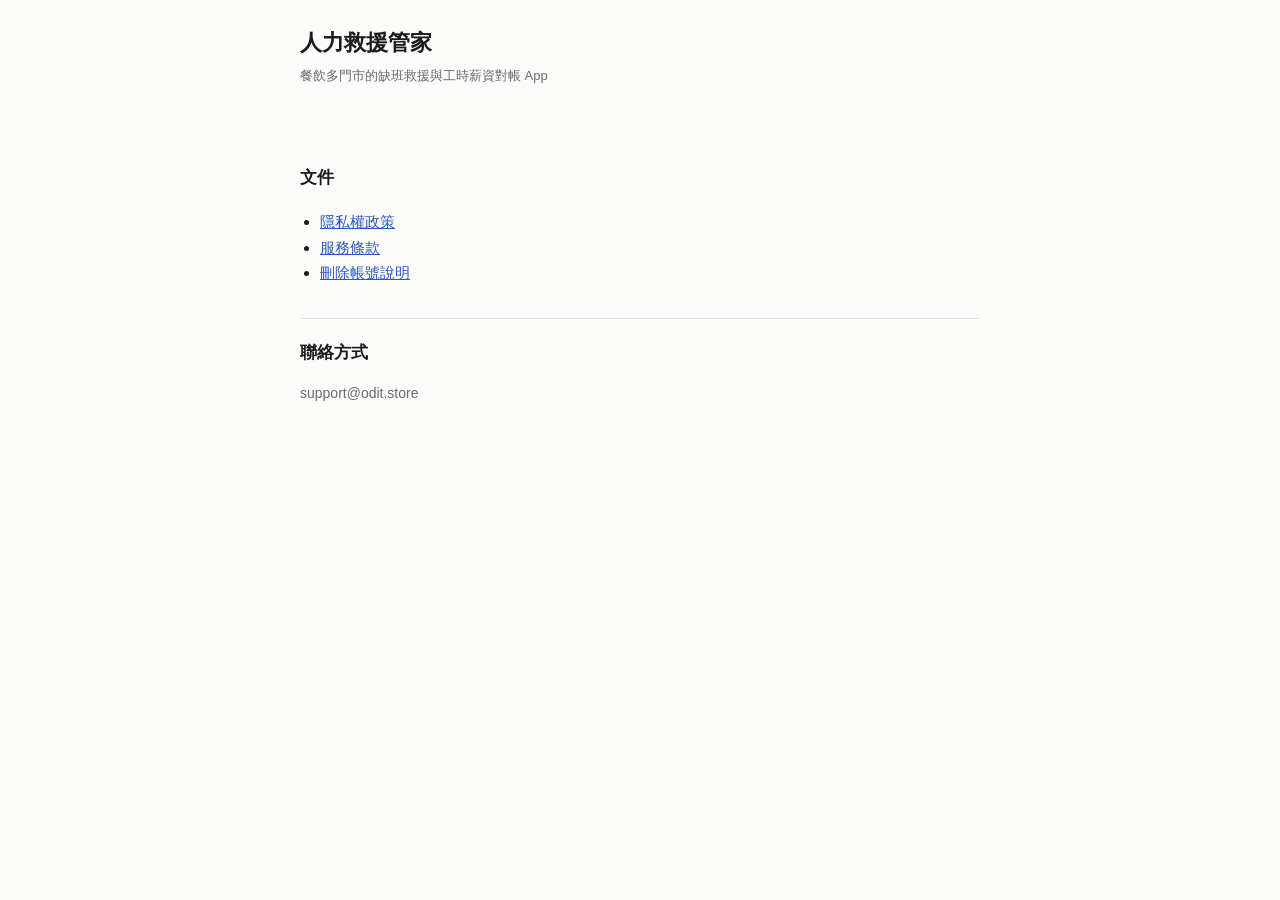
<file: index.html>
<!doctype html>
<html lang="zh-Hant-TW">
<head>
  <meta charset="utf-8">
  <meta name="viewport" content="width=device-width, initial-scale=1">
  <title>人力救援管家 — 法律資訊</title>
  <link rel="stylesheet" href="style.css">
</head>
<body>
  <header>
    <h1>人力救援管家</h1>
    <p class="updated">餐飲多門市的缺班救援與工時薪資對帳 App</p>
  </header>
  <main>
    <h2>文件</h2>
    <ul>
      <li><a href="privacy.html">隱私權政策</a></li>
      <li><a href="terms.html">服務條款</a></li>
      <li><a href="delete-account.html">刪除帳號說明</a></li>
    </ul>
    <h2>聯絡方式</h2>
    <p class="contact">support@odit.store</p>
  </main>
</body>
</html>
</file>
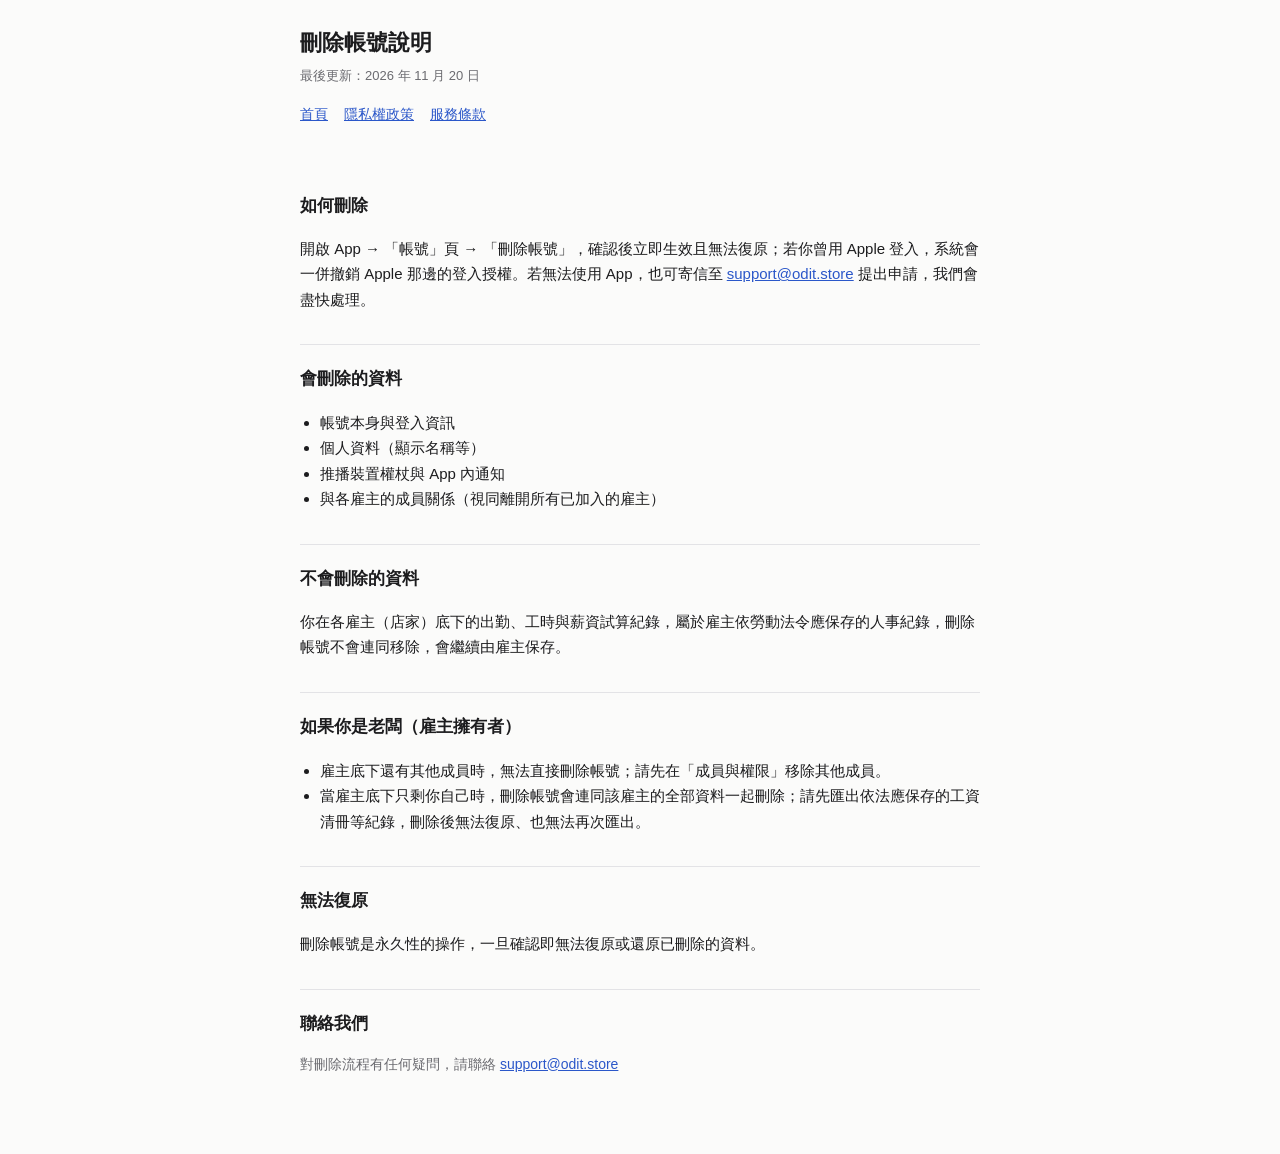
<file: delete-account.html>
<!doctype html>
<html lang="zh-Hant-TW">
<head>
  <meta charset="utf-8">
  <meta name="viewport" content="width=device-width, initial-scale=1">
  <title>刪除帳號說明 — 人力救援管家</title>
  <link rel="stylesheet" href="style.css">
</head>
<body>
  <header>
    <h1>刪除帳號說明</h1>
    <p class="updated">最後更新：2026 年 11 月 20 日</p>
    <nav><a href="index.html">首頁</a><a href="privacy.html">隱私權政策</a><a href="terms.html">服務條款</a></nav>
  </header>
  <main>
    <h2>如何刪除</h2>
    <p>開啟 App → 「帳號」頁 → 「刪除帳號」，確認後立即生效且無法復原；若你曾用 Apple 登入，系統會一併撤銷 Apple 那邊的登入授權。若無法使用 App，也可寄信至 <a href="mailto:support@odit.store">support@odit.store</a> 提出申請，我們會盡快處理。</p>

    <h2>會刪除的資料</h2>
    <ul>
      <li>帳號本身與登入資訊</li>
      <li>個人資料（顯示名稱等）</li>
      <li>推播裝置權杖與 App 內通知</li>
      <li>與各雇主的成員關係（視同離開所有已加入的雇主）</li>
    </ul>

    <h2>不會刪除的資料</h2>
    <p>你在各雇主（店家）底下的出勤、工時與薪資試算紀錄，屬於雇主依勞動法令應保存的人事紀錄，刪除帳號不會連同移除，會繼續由雇主保存。</p>

    <h2>如果你是老闆（雇主擁有者）</h2>
    <ul>
      <li>雇主底下還有其他成員時，無法直接刪除帳號；請先在「成員與權限」移除其他成員。</li>
      <li>當雇主底下只剩你自己時，刪除帳號會連同該雇主的全部資料一起刪除；請先匯出依法應保存的工資清冊等紀錄，刪除後無法復原、也無法再次匯出。</li>
    </ul>

    <h2>無法復原</h2>
    <p>刪除帳號是永久性的操作，一旦確認即無法復原或還原已刪除的資料。</p>

    <h2>聯絡我們</h2>
    <p class="contact">對刪除流程有任何疑問，請聯絡 <a href="mailto:support@odit.store">support@odit.store</a></p>
  </main>
</body>
</html>
</file>
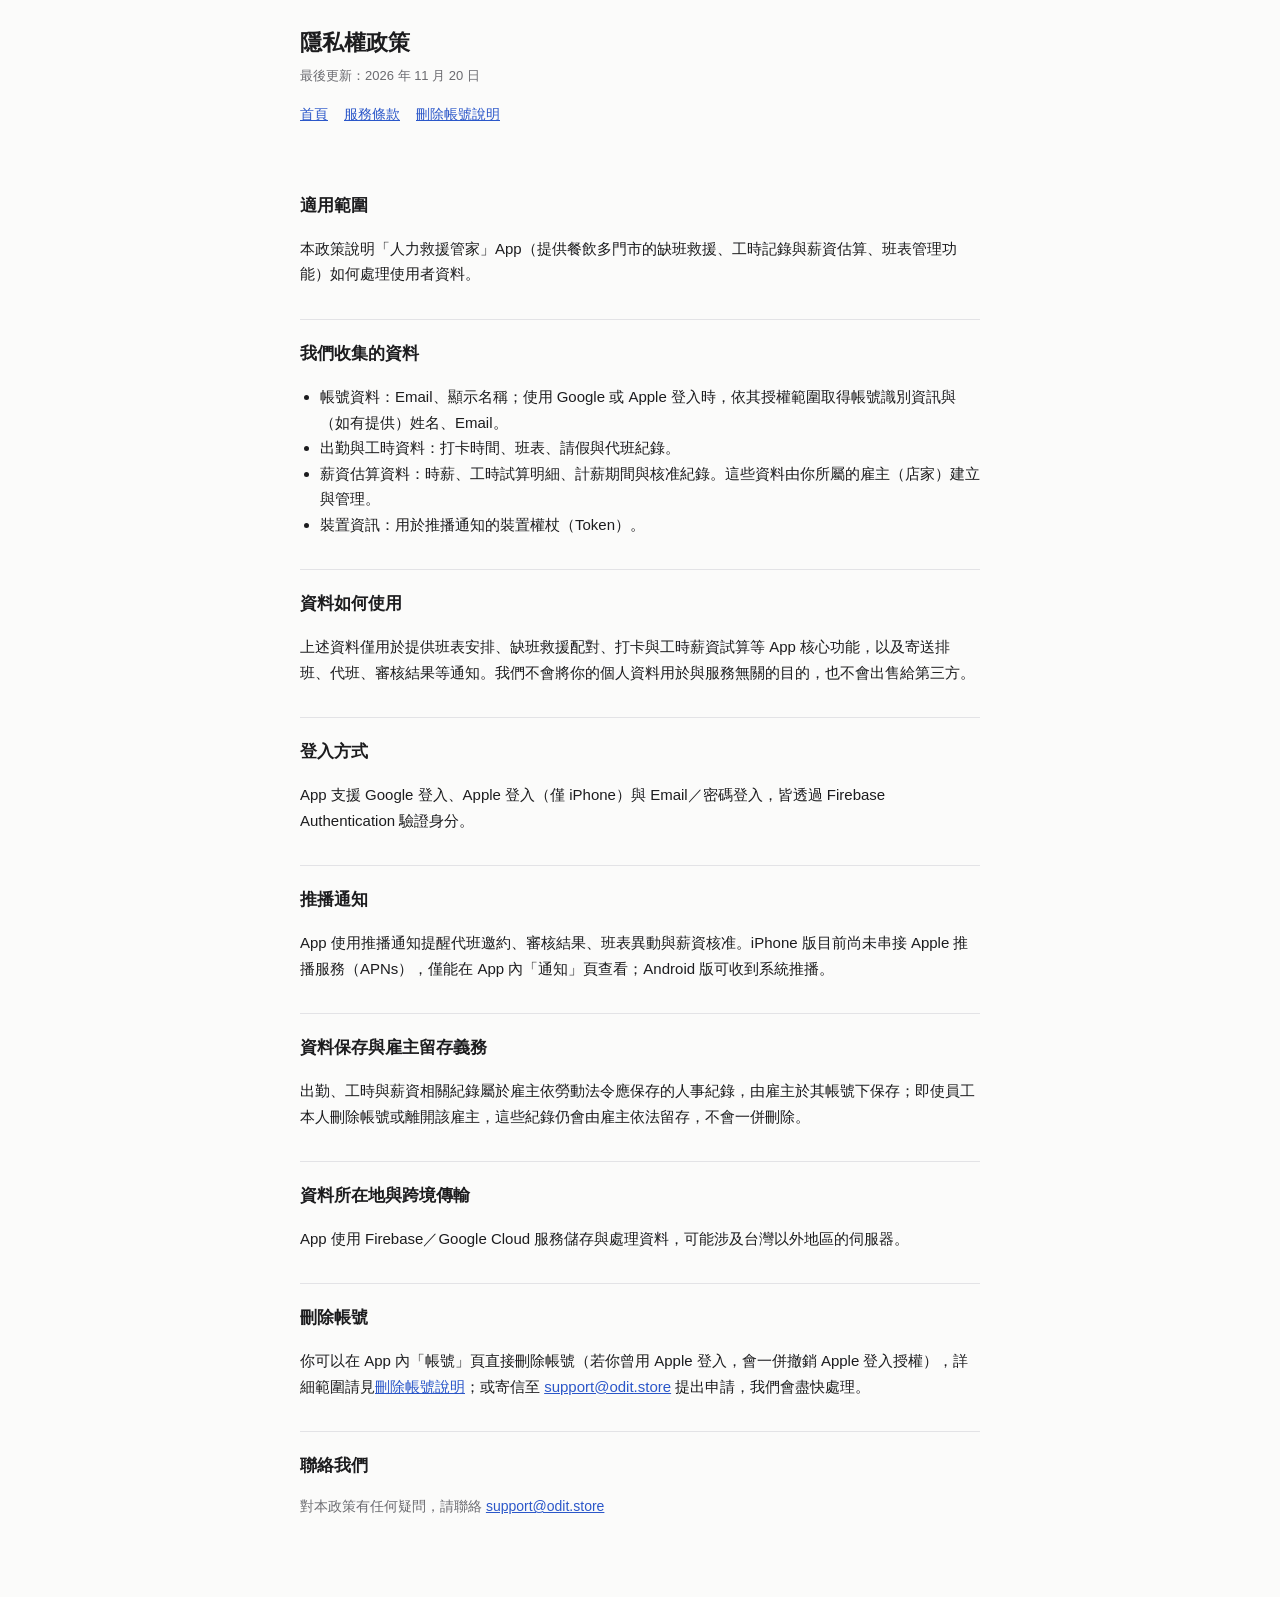
<file: privacy.html>
<!doctype html>
<html lang="zh-Hant-TW">
<head>
  <meta charset="utf-8">
  <meta name="viewport" content="width=device-width, initial-scale=1">
  <title>隱私權政策 — 人力救援管家</title>
  <link rel="stylesheet" href="style.css">
</head>
<body>
  <header>
    <h1>隱私權政策</h1>
    <p class="updated">最後更新：2026 年 11 月 20 日</p>
    <nav><a href="index.html">首頁</a><a href="terms.html">服務條款</a><a href="delete-account.html">刪除帳號說明</a></nav>
  </header>
  <main>
    <h2>適用範圍</h2>
    <p>本政策說明「人力救援管家」App（提供餐飲多門市的缺班救援、工時記錄與薪資估算、班表管理功能）如何處理使用者資料。</p>

    <h2>我們收集的資料</h2>
    <ul>
      <li>帳號資料：Email、顯示名稱；使用 Google 或 Apple 登入時，依其授權範圍取得帳號識別資訊與（如有提供）姓名、Email。</li>
      <li>出勤與工時資料：打卡時間、班表、請假與代班紀錄。</li>
      <li>薪資估算資料：時薪、工時試算明細、計薪期間與核准紀錄。這些資料由你所屬的雇主（店家）建立與管理。</li>
      <li>裝置資訊：用於推播通知的裝置權杖（Token）。</li>
    </ul>

    <h2>資料如何使用</h2>
    <p>上述資料僅用於提供班表安排、缺班救援配對、打卡與工時薪資試算等 App 核心功能，以及寄送排班、代班、審核結果等通知。我們不會將你的個人資料用於與服務無關的目的，也不會出售給第三方。</p>

    <h2>登入方式</h2>
    <p>App 支援 Google 登入、Apple 登入（僅 iPhone）與 Email／密碼登入，皆透過 Firebase Authentication 驗證身分。</p>

    <h2>推播通知</h2>
    <p>App 使用推播通知提醒代班邀約、審核結果、班表異動與薪資核准。iPhone 版目前尚未串接 Apple 推播服務（APNs），僅能在 App 內「通知」頁查看；Android 版可收到系統推播。</p>

    <h2>資料保存與雇主留存義務</h2>
    <p>出勤、工時與薪資相關紀錄屬於雇主依勞動法令應保存的人事紀錄，由雇主於其帳號下保存；即使員工本人刪除帳號或離開該雇主，這些紀錄仍會由雇主依法留存，不會一併刪除。</p>

    <h2>資料所在地與跨境傳輸</h2>
    <p>App 使用 Firebase／Google Cloud 服務儲存與處理資料，可能涉及台灣以外地區的伺服器。</p>

    <h2>刪除帳號</h2>
    <p>你可以在 App 內「帳號」頁直接刪除帳號（若你曾用 Apple 登入，會一併撤銷 Apple 登入授權），詳細範圍請見<a href="delete-account.html">刪除帳號說明</a>；或寄信至 <a href="mailto:support@odit.store">support@odit.store</a> 提出申請，我們會盡快處理。</p>

    <h2>聯絡我們</h2>
    <p class="contact">對本政策有任何疑問，請聯絡 <a href="mailto:support@odit.store">support@odit.store</a></p>
  </main>
</body>
</html>
</file>
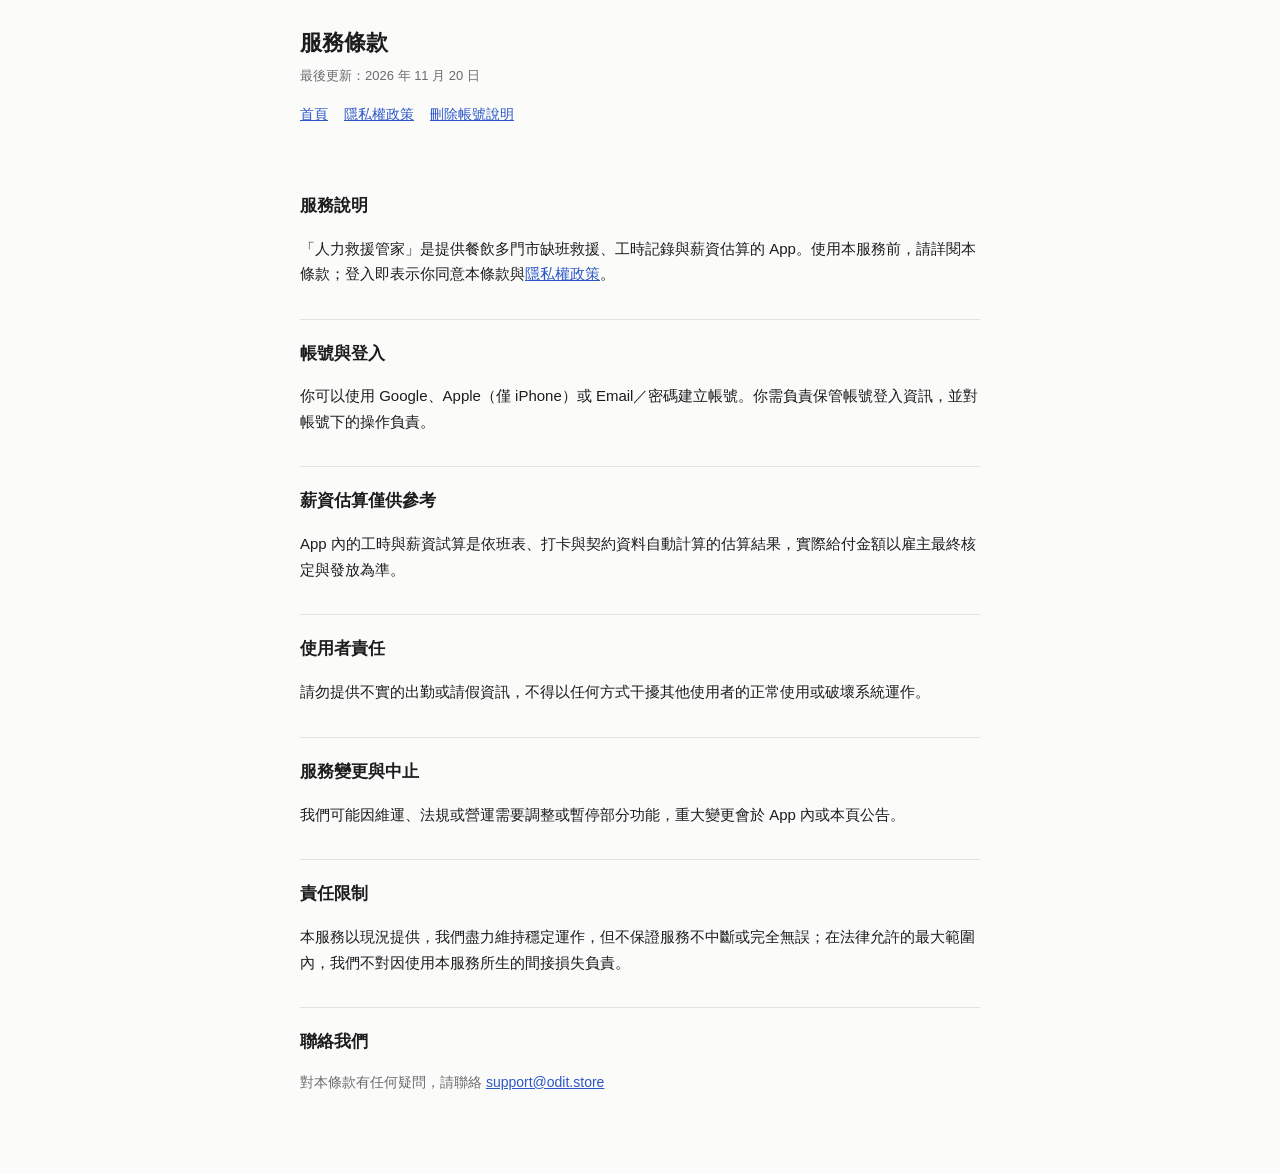
<file: terms.html>
<!doctype html>
<html lang="zh-Hant-TW">
<head>
  <meta charset="utf-8">
  <meta name="viewport" content="width=device-width, initial-scale=1">
  <title>服務條款 — 人力救援管家</title>
  <link rel="stylesheet" href="style.css">
</head>
<body>
  <header>
    <h1>服務條款</h1>
    <p class="updated">最後更新：2026 年 11 月 20 日</p>
    <nav><a href="index.html">首頁</a><a href="privacy.html">隱私權政策</a><a href="delete-account.html">刪除帳號說明</a></nav>
  </header>
  <main>
    <h2>服務說明</h2>
    <p>「人力救援管家」是提供餐飲多門市缺班救援、工時記錄與薪資估算的 App。使用本服務前，請詳閱本條款；登入即表示你同意本條款與<a href="privacy.html">隱私權政策</a>。</p>

    <h2>帳號與登入</h2>
    <p>你可以使用 Google、Apple（僅 iPhone）或 Email／密碼建立帳號。你需負責保管帳號登入資訊，並對帳號下的操作負責。</p>

    <h2>薪資估算僅供參考</h2>
    <p>App 內的工時與薪資試算是依班表、打卡與契約資料自動計算的估算結果，實際給付金額以雇主最終核定與發放為準。</p>

    <h2>使用者責任</h2>
    <p>請勿提供不實的出勤或請假資訊，不得以任何方式干擾其他使用者的正常使用或破壞系統運作。</p>

    <h2>服務變更與中止</h2>
    <p>我們可能因維運、法規或營運需要調整或暫停部分功能，重大變更會於 App 內或本頁公告。</p>

    <h2>責任限制</h2>
    <p>本服務以現況提供，我們盡力維持穩定運作，但不保證服務不中斷或完全無誤；在法律允許的最大範圍內，我們不對因使用本服務所生的間接損失負責。</p>

    <h2>聯絡我們</h2>
    <p class="contact">對本條款有任何疑問，請聯絡 <a href="mailto:support@odit.store">support@odit.store</a></p>
  </main>
</body>
</html>
</file>
<file: style.css>
:root {
  color-scheme: light;
  --text: #1c1c1e;
  --muted: #6b6b70;
  --border: #e3e3e6;
  --bg: #fbfbfa;
  --max-width: 720px;
}

* {
  box-sizing: border-box;
}

body {
  margin: 0;
  background: var(--bg);
  color: var(--text);
  font-family: -apple-system, 'Segoe UI', 'PingFang TC', 'Noto Sans TC', sans-serif;
  line-height: 1.7;
  font-size: 16px;
}

main {
  max-width: var(--max-width);
  margin: 0 auto;
  padding: 32px 20px 64px;
}

header {
  max-width: var(--max-width);
  margin: 0 auto;
  padding: 24px 20px 0;
}

h1 {
  font-size: 22px;
  margin: 0 0 4px;
}

h2 {
  font-size: 17px;
  margin: 32px 0 8px;
  border-top: 1px solid var(--border);
  padding-top: 20px;
}

h2:first-of-type {
  border-top: none;
  padding-top: 0;
}

p, li {
  font-size: 15px;
}

ul {
  padding-left: 20px;
}

.updated {
  color: var(--muted);
  font-size: 13px;
  margin-top: 0;
}

.contact {
  color: var(--muted);
  font-size: 14px;
}

a {
  color: #2b57c9;
  text-decoration: underline;
}

nav a {
  margin-right: 16px;
  font-size: 14px;
}

footer {
  max-width: var(--max-width);
  margin: 0 auto;
  padding: 0 20px 40px;
  color: var(--muted);
  font-size: 13px;
}
</file>
